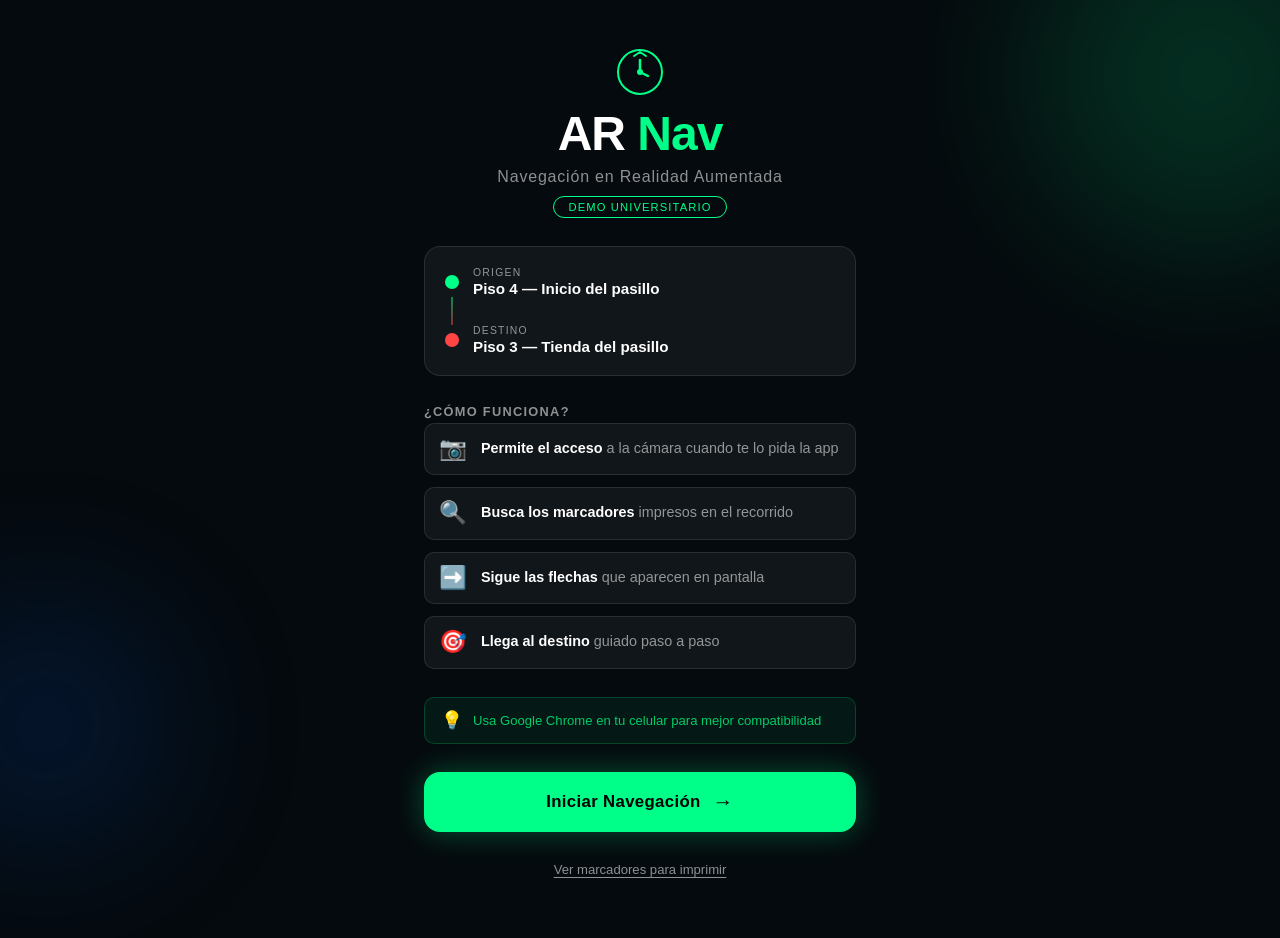
<file: index.html>
<!DOCTYPE html>
<html lang="es">
<head>
  <meta charset="UTF-8" />
  <meta name="viewport" content="width=device-width, initial-scale=1.0, user-scalable=no" />
  <meta name="theme-color" content="#000000" />
  <meta name="apple-mobile-web-app-capable" content="yes" />
  <meta name="apple-mobile-web-app-status-bar-style" content="black-translucent" />
  <title>AR Nav — Orientación Indoor</title>
  <link rel="manifest" href="manifest.json" />
  <link rel="stylesheet" href="css/styles.css" />
  <link rel="icon" href="assets/icons/icon-192.png" />
</head>
<body class="landing">

  <div class="landing__bg">
    <div class="landing__orb landing__orb--1"></div>
    <div class="landing__orb landing__orb--2"></div>
  </div>

  <main class="landing__content">

    <header class="landing__header">
      <div class="landing__logo">
        <svg width="48" height="48" viewBox="0 0 48 48" fill="none" xmlns="http://www.w3.org/2000/svg">
          <circle cx="24" cy="24" r="22" stroke="#00FF88" stroke-width="2"/>
          <path d="M24 12 L24 24 L32 28" stroke="#00FF88" stroke-width="2.5" stroke-linecap="round"/>
          <circle cx="24" cy="24" r="3" fill="#00FF88"/>
          <path d="M18 8 L24 4 L30 8" stroke="#00FF88" stroke-width="2" stroke-linecap="round" stroke-linejoin="round"/>
        </svg>
      </div>
      <h1 class="landing__title">AR <span class="text-accent">Nav</span></h1>
      <p class="landing__subtitle">Navegación en Realidad Aumentada</p>
      <div class="landing__badge">Demo Universitario</div>
    </header>

    <section class="landing__route">
      <div class="route-card">
        <div class="route-point route-point--start">
          <div class="route-dot route-dot--start"></div>
          <div class="route-info">
            <span class="route-label">ORIGEN</span>
            <span class="route-name">Piso 4 — Inicio del pasillo</span>
          </div>
        </div>
        <div class="route-line"></div>
        <div class="route-point route-point--end">
          <div class="route-dot route-dot--end"></div>
          <div class="route-info">
            <span class="route-label">DESTINO</span>
            <span class="route-name">Piso 3 — Tienda del pasillo</span>
          </div>
        </div>
      </div>
    </section>

    <section class="landing__steps">
      <h2 class="steps__title">¿Cómo funciona?</h2>
      <ol class="steps__list">
        <li class="step-item">
          <div class="step-icon">📷</div>
          <div class="step-text">
            <strong>Permite el acceso</strong> a la cámara cuando te lo pida la app
          </div>
        </li>
        <li class="step-item">
          <div class="step-icon">🔍</div>
          <div class="step-text">
            <strong>Busca los marcadores</strong> impresos en el recorrido
          </div>
        </li>
        <li class="step-item">
          <div class="step-icon">➡️</div>
          <div class="step-text">
            <strong>Sigue las flechas</strong> que aparecen en pantalla
          </div>
        </li>
        <li class="step-item">
          <div class="step-icon">🎯</div>
          <div class="step-text">
            <strong>Llega al destino</strong> guiado paso a paso
          </div>
        </li>
      </ol>
    </section>

    <div class="landing__tip">
      <span class="tip-icon">💡</span>
      <span>Usa Google Chrome en tu celular para mejor compatibilidad</span>
    </div>

    <a href="app.html" class="btn-start">
      <span class="btn-start__text">Iniciar Navegación</span>
      <span class="btn-start__arrow">→</span>
    </a>

    <footer class="landing__footer">
      <a href="markers/index.html" class="link-markers">Ver marcadores para imprimir</a>
    </footer>

  </main>

  <script>
    // Registro del Service Worker para PWA
    if ('serviceWorker' in navigator) {
      window.addEventListener('load', () => {
        navigator.serviceWorker.register('/sw.js').catch(() => {});
      });
    }
  </script>
</body>
</html>
</file>
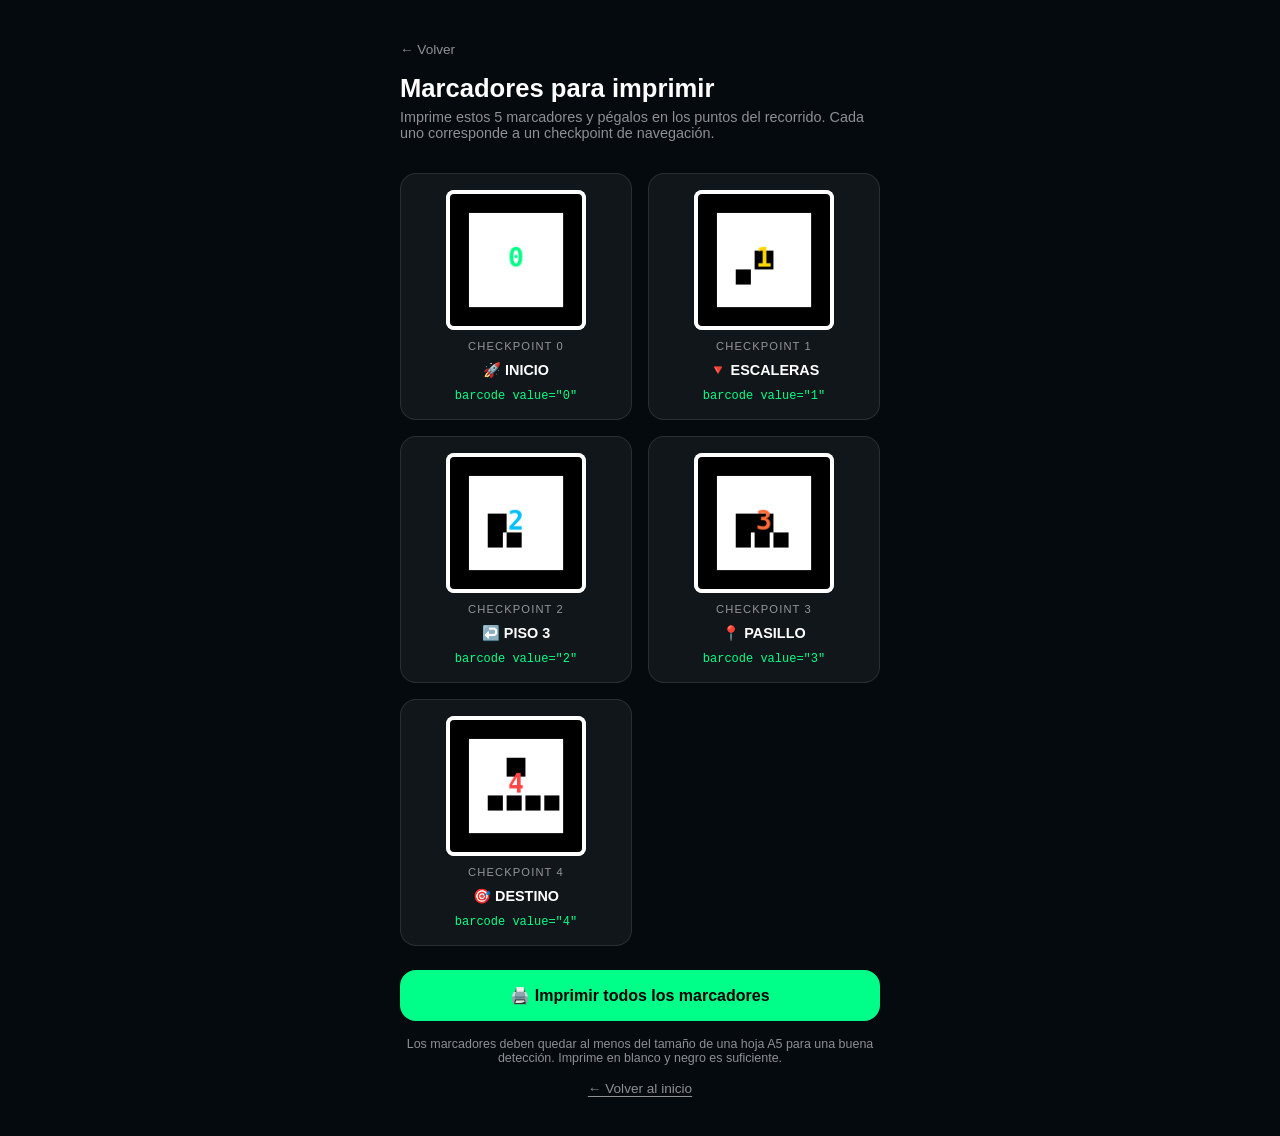
<file: markers/index.html>
<!DOCTYPE html>
<html lang="es">
<head>
  <meta charset="UTF-8" />
  <meta name="viewport" content="width=device-width, initial-scale=1.0" />
  <title>Marcadores AR — Imprimir</title>
  <link rel="stylesheet" href="../css/styles.css" />
  <style>
    body { padding: 32px 20px 48px; max-width: 520px; margin: 0 auto; }
    .marker-img {
      width: 140px;
      height: 140px;
      background: white;
      border-radius: 8px;
      display: flex;
      align-items: center;
      justify-content: center;
      overflow: hidden;
    }
    .marker-img canvas { display: block; }
    @media print {
      .no-print { display: none !important; }
      body { background: white; color: black; padding: 10px; }
      .marker-card { border: 1px solid #ccc; break-inside: avoid; }
      .marker-card .marker-step,
      .marker-card .marker-name { color: black; }
    }
  </style>
</head>
<body class="markers-page">

  <div class="no-print">
    <a href="../index.html" style="color: var(--text-muted); font-size: 0.85rem; text-decoration: none;">← Volver</a>
    <h1 style="margin-top: 16px;">Marcadores para imprimir</h1>
    <p class="subtitle">
      Imprime estos 5 marcadores y pégalos en los puntos del recorrido.
      Cada uno corresponde a un checkpoint de navegación.
    </p>
  </div>

  <div class="marker-grid" id="marker-grid">
    <!-- Generados por JS abajo -->
  </div>

  <button class="markers-print-btn no-print" onclick="window.print()">
    🖨️ Imprimir todos los marcadores
  </button>

  <p class="no-print" style="text-align: center; color: var(--text-muted); font-size: 0.78rem; margin-top: 16px;">
    Los marcadores deben quedar al menos del tamaño de una hoja A5 para una buena detección.
    Imprime en blanco y negro es suficiente.
  </p>

  <a href="../index.html" class="markers-back no-print">← Volver al inicio</a>

  <script>
    /**
     * Genera los marcadores de código de barras 3x3 para AR.js.
     * Cada valor (0-4) se codifica como 6 bits en una grilla de 4x4 celdas
     * dentro de un borde negro, siguiendo el estándar de AR.js matrixCodeType: 3x3.
     *
     * Patrón visual simplificado (compatible con AR.js 3x3):
     *  - Marco negro exterior (2 celdas de ancho)
     *  - Zona interior 4x4 codificada en bits
     *  - Esquina superior izquierda siempre blanca (orientación)
     */

    const CHECKPOINTS = [
      { value: 0, step: 'CHECKPOINT 0', name: 'INICIO',     icon: '🚀', color: '#00FF88' },
      { value: 1, step: 'CHECKPOINT 1', name: 'ESCALERAS',  icon: '🔻', color: '#FFD700' },
      { value: 2, step: 'CHECKPOINT 2', name: 'PISO 3',     icon: '↩️', color: '#00BFFF' },
      { value: 3, step: 'CHECKPOINT 3', name: 'PASILLO',    icon: '📍', color: '#FF6B35' },
      { value: 4, step: 'CHECKPOINT 4', name: 'DESTINO',    icon: '🎯', color: '#FF4444' },
    ];

    // Patrones de bits para los valores 0-4 en una grilla de 3x3 interna
    // Representados como arrays de 6 bits (las 6 celdas codificables del patrón 3x3)
    // Esquema: fila superior [b5 b4 b3] fila inferior [b2 b1 b0]
    // El bit más alto va a la celda top-left (pero esa siempre es blanca para orientación)
    // Estos patrones están mapeados al estándar hamming AR.js 3x3
    const BIT_PATTERNS = {
      0: [0,0,0,0,0,0],
      1: [0,0,0,0,0,1],
      2: [0,0,0,0,1,0],
      3: [0,0,0,0,1,1],
      4: [0,0,0,1,0,0],
    };

    function drawMarker(canvas, value, accentColor) {
      const SIZE = 140;
      const CELLS = 7;       // 7x7 celdas totales (incluye borde de 1 celda)
      const CELL = SIZE / CELLS;

      canvas.width  = SIZE;
      canvas.height = SIZE;
      const ctx = canvas.getContext('2d');

      // Fondo blanco
      ctx.fillStyle = '#FFFFFF';
      ctx.fillRect(0, 0, SIZE, SIZE);

      // Marco negro (borde exterior de 1 celda)
      ctx.fillStyle = '#000000';
      for (let r = 0; r < CELLS; r++) {
        for (let c = 0; c < CELLS; c++) {
          const isBorder = r === 0 || r === CELLS - 1 || c === 0 || c === CELLS - 1;
          if (isBorder) {
            ctx.fillRect(c * CELL, r * CELL, CELL, CELL);
          }
        }
      }

      // Zona interior: 5x5 (celdas 1-5 en fila/col)
      // La celda interior codificada es 3x3 (celdas 2-4)
      const bits = BIT_PATTERNS[value] || [0,0,0,0,0,0];

      // Celda (1,1) = esquina blanca (orientación)
      ctx.fillStyle = '#FFFFFF';
      ctx.fillRect(1 * CELL, 1 * CELL, CELL, CELL);

      // Celdas de datos: posiciones dentro del área 5x5 interior
      // Mapeamos los 6 bits a 6 posiciones de la zona interior
      const dataPositions = [
        [1, 3], [1, 4], // fila 1, cols 3-4
        [2, 2], [2, 3], // fila 2, cols 2-3
        [3, 2], [3, 3], // fila 3, cols 2-3
      ];

      // Interior blanco primero
      for (let r = 1; r <= 5; r++) {
        for (let c = 1; c <= 5; c++) {
          ctx.fillStyle = '#FFFFFF';
          ctx.fillRect(c * CELL, r * CELL, CELL, CELL);
        }
      }

      // Dibujar bits de datos
      bits.forEach((bit, i) => {
        if (bit === 1) {
          const [row, col] = dataPositions[i];
          ctx.fillStyle = '#000000';
          ctx.fillRect(col * CELL, row * CELL, CELL, CELL);
        }
      });

      // Separador de valor numérico (esquina interior)
      // Celda (3,4) y (4,4) negras si value > 0 para diferenciación visual rápida
      if (value > 0) {
        for (let i = 0; i < Math.min(value, 4); i++) {
          ctx.fillStyle = '#000000';
          ctx.fillRect((2 + i) * CELL, 4 * CELL, CELL * 0.8, CELL * 0.8);
        }
      }

      // Número de valor en centro (guía visual humana, no afecta AR)
      ctx.fillStyle = accentColor;
      ctx.font = `bold ${Math.round(CELL * 1.4)}px monospace`;
      ctx.textAlign = 'center';
      ctx.textBaseline = 'middle';
      ctx.fillText(String(value), 3.5 * CELL, 3.5 * CELL);
    }

    // Renderizar todas las tarjetas
    const grid = document.getElementById('marker-grid');

    CHECKPOINTS.forEach(({ value, step, name, icon, color }) => {
      const card = document.createElement('div');
      card.className = 'marker-card';
      card.innerHTML = `
        <div class="marker-img" id="wrap-${value}"></div>
        <div class="marker-step">${step}</div>
        <div class="marker-name">${icon} ${name}</div>
        <div class="marker-value">barcode value="${value}"</div>
      `;
      grid.appendChild(card);

      const canvas = document.createElement('canvas');
      document.getElementById(`wrap-${value}`).appendChild(canvas);
      drawMarker(canvas, value, color);
    });
  </script>

</body>
</html>
</file>
<file: css/styles.css>
/* ═══════════════════════════════════════════
   AR NAV — Estilos globales
   Mobile-first, dark theme, neon green accent
═══════════════════════════════════════════ */

:root {
  --accent:       #00FF88;
  --accent-dim:   #00cc6a;
  --accent-glow:  rgba(0, 255, 136, 0.3);
  --warn:         #FFD700;
  --info:         #00BFFF;
  --danger:       #FF4444;
  --orange:       #FF6B35;
  --bg:           #000000;
  --bg-card:      rgba(255, 255, 255, 0.05);
  --bg-card-border: rgba(255, 255, 255, 0.1);
  --text:         #FFFFFF;
  --text-muted:   rgba(255, 255, 255, 0.55);
  --radius:       16px;
  --radius-sm:    10px;
}

* {
  margin: 0;
  padding: 0;
  box-sizing: border-box;
  -webkit-tap-highlight-color: transparent;
}

html, body {
  width: 100%;
  background: transparent;
  color: var(--text);
  font-family: -apple-system, BlinkMacSystemFont, 'Segoe UI', Roboto, sans-serif;
  -webkit-font-smoothing: antialiased;
}

body {
  height: auto;
  overflow-y: auto;
}

body.ar-view {
  height: 100%;
  overflow: hidden;
  background: transparent !important;
}

/* ── Utilidades ── */
.text-accent { color: var(--accent); }

/* ═══════════════════════════════════════════
   LANDING PAGE
═══════════════════════════════════════════ */
body.landing {
  overflow-y: auto;
  height: auto;
  min-height: 100%;
  background: #050a0e !important;
}

.landing__bg {
  position: fixed;
  inset: 0;
  pointer-events: none;
  z-index: 0;
}

.landing__orb {
  position: absolute;
  border-radius: 50%;
  filter: blur(80px);
  opacity: 0.15;
}

.landing__orb--1 {
  width: 350px;
  height: 350px;
  background: var(--accent);
  top: -100px;
  right: -100px;
}

.landing__orb--2 {
  width: 250px;
  height: 250px;
  background: #0066ff;
  bottom: 50px;
  left: -80px;
}

.landing__content {
  position: relative;
  z-index: 1;
  max-width: 480px;
  margin: 0 auto;
  padding: 48px 24px 40px;
  display: flex;
  flex-direction: column;
  gap: 28px;
  min-height: 100vh;
}

/* Header */
.landing__header {
  display: flex;
  flex-direction: column;
  align-items: center;
  gap: 10px;
  text-align: center;
}

.landing__logo {
  animation: float 3s ease-in-out infinite;
}

@keyframes float {
  0%, 100% { transform: translateY(0); }
  50%       { transform: translateY(-6px); }
}

.landing__title {
  font-size: 3rem;
  font-weight: 800;
  letter-spacing: -1px;
  line-height: 1;
}

.landing__subtitle {
  font-size: 1rem;
  color: var(--text-muted);
  letter-spacing: 0.05em;
}

.landing__badge {
  display: inline-block;
  padding: 4px 14px;
  border: 1px solid var(--accent);
  border-radius: 100px;
  font-size: 0.7rem;
  color: var(--accent);
  letter-spacing: 0.1em;
  text-transform: uppercase;
}

/* Route card */
.route-card {
  background: var(--bg-card);
  border: 1px solid var(--bg-card-border);
  border-radius: var(--radius);
  padding: 20px;
  display: flex;
  flex-direction: column;
  gap: 0;
}

.route-point {
  display: flex;
  align-items: center;
  gap: 14px;
}

.route-dot {
  width: 14px;
  height: 14px;
  border-radius: 50%;
  flex-shrink: 0;
}

.route-dot--start { background: var(--accent); }
.route-dot--end   { background: var(--danger); }

.route-line {
  width: 2px;
  height: 28px;
  background: linear-gradient(to bottom, var(--accent), var(--danger));
  margin-left: 6px;
  opacity: 0.5;
}

.route-info {
  display: flex;
  flex-direction: column;
  gap: 2px;
}

.route-label {
  font-size: 0.65rem;
  color: var(--text-muted);
  letter-spacing: 0.12em;
  text-transform: uppercase;
}

.route-name {
  font-size: 0.95rem;
  font-weight: 600;
}

/* Steps */
.steps__title {
  font-size: 0.8rem;
  color: var(--text-muted);
  letter-spacing: 0.1em;
  text-transform: uppercase;
  margin-bottom: 4px;
}

.steps__list {
  list-style: none;
  display: flex;
  flex-direction: column;
  gap: 12px;
}

.step-item {
  display: flex;
  align-items: flex-start;
  gap: 14px;
  background: var(--bg-card);
  border: 1px solid var(--bg-card-border);
  border-radius: var(--radius-sm);
  padding: 14px;
}

.step-icon {
  font-size: 1.4rem;
  line-height: 1;
  flex-shrink: 0;
}

.step-text {
  font-size: 0.9rem;
  color: var(--text-muted);
  line-height: 1.4;
}

.step-text strong {
  color: var(--text);
}

/* Tip */
.landing__tip {
  display: flex;
  align-items: center;
  gap: 10px;
  background: rgba(0, 255, 136, 0.06);
  border: 1px solid rgba(0, 255, 136, 0.2);
  border-radius: var(--radius-sm);
  padding: 12px 16px;
  font-size: 0.82rem;
  color: var(--accent-dim);
}

.tip-icon { font-size: 1.1rem; }

/* CTA Button */
.btn-start {
  display: flex;
  align-items: center;
  justify-content: center;
  gap: 12px;
  background: var(--accent);
  color: #000;
  font-size: 1.05rem;
  font-weight: 700;
  text-decoration: none;
  border-radius: var(--radius);
  padding: 18px 32px;
  letter-spacing: 0.02em;
  transition: transform 0.15s, box-shadow 0.15s;
  box-shadow: 0 0 30px var(--accent-glow);
}

.btn-start:active {
  transform: scale(0.97);
  box-shadow: 0 0 15px var(--accent-glow);
}

.btn-start__arrow {
  font-size: 1.3rem;
  transition: transform 0.2s;
}

.btn-start:hover .btn-start__arrow {
  transform: translateX(4px);
}

/* Footer */
.landing__footer {
  text-align: center;
  padding-bottom: 20px;
}

.link-markers {
  color: var(--text-muted);
  font-size: 0.82rem;
  text-decoration: underline;
  text-underline-offset: 3px;
}

/* ═══════════════════════════════════════════
   AR VIEW — Pantalla principal de navegación
═══════════════════════════════════════════ */
body.ar-view {
  background: transparent !important;
}

body.ar-view a-scene {
  background: transparent !important;
}

body.ar-view .a-canvas {
  background: transparent !important;
}

/* A-Frame ocupa toda la pantalla */
.a-canvas {
  position: fixed !important;
  top: 0 !important;
  left: 0 !important;
  width: 100vw !important;
  height: 100vh !important;
  display: block !important;
}

a-scene {
  position: fixed;
  top: 0;
  left: 0;
  width: 100vw;
  height: 100vh;
  display: block;
}

a-scene canvas {
  display: block !important;
  width: 100% !important;
  height: 100% !important;
}

/* ── UI Overlay ── */
.ui-overlay {
  position: fixed;
  inset: 0;
  z-index: 999;
  pointer-events: none;
  display: flex;
  flex-direction: column;
  justify-content: space-between;
  padding: 0;
}

.ui-overlay > * {
  pointer-events: all;
}

/* Header con progreso */
.ui-header {
  display: flex;
  align-items: center;
  gap: 12px;
  padding: 48px 16px 16px;
  background: linear-gradient(to bottom, rgba(0,0,0,0.7) 0%, transparent 100%);
}

.btn-back, .btn-help {
  width: 40px;
  height: 40px;
  border-radius: 50%;
  border: 1px solid var(--bg-card-border);
  background: rgba(0,0,0,0.5);
  color: var(--text);
  font-size: 1rem;
  cursor: pointer;
  display: flex;
  align-items: center;
  justify-content: center;
  flex-shrink: 0;
  backdrop-filter: blur(10px);
}

.ui-progress-wrap {
  flex: 1;
  display: flex;
  flex-direction: column;
  gap: 6px;
}

.ui-step-label {
  font-size: 0.75rem;
  color: var(--text-muted);
  text-align: center;
  letter-spacing: 0.05em;
}

.ui-progress-bar {
  height: 4px;
  background: rgba(255,255,255,0.15);
  border-radius: 100px;
  overflow: hidden;
}

.ui-progress-fill {
  height: 100%;
  background: var(--accent);
  border-radius: 100px;
  transition: width 0.6s cubic-bezier(0.4, 0, 0.2, 1);
  box-shadow: 0 0 8px var(--accent-glow);
}

/* Instrucción inferior */
.ui-instruction {
  margin: 0 16px 24px;
  background: rgba(0, 0, 0, 0.75);
  backdrop-filter: blur(16px);
  border: 1px solid var(--bg-card-border);
  border-radius: var(--radius);
  padding: 16px 18px;
  display: flex;
  align-items: center;
  gap: 14px;
  transition: all 0.4s ease;
}

.instruction-icon {
  font-size: 1.8rem;
  flex-shrink: 0;
}

.instruction-text {
  font-size: 0.92rem;
  color: var(--text-muted);
  line-height: 1.45;
}

.instruction-text strong {
  color: var(--text);
  display: block;
  font-size: 1rem;
  margin-bottom: 2px;
}

/* Flecha permanente de dirección */
.ui-direction-arrow {
  position: absolute;
  top: 50%;
  left: 50%;
  transform: translate(-50%, -50%);
  display: none;
  flex-direction: column;
  align-items: center;
  gap: 8px;
  pointer-events: none;
  opacity: 0.7;
  transition: opacity 0.3s ease;
}

.ui-direction-arrow.active {
  display: flex;
  opacity: 0.9;
}

.arrow-symbol {
  font-size: 4rem;
  color: var(--accent);
  line-height: 1;
  animation: bounce-arrow 1s ease infinite;
}

@keyframes bounce-arrow {
  0%, 100% { transform: translateX(0); }
  50% { transform: translateX(8px); }
}

.arrow-label {
  font-size: 0.85rem;
  color: var(--accent);
  background: rgba(0, 255, 136, 0.1);
  padding: 6px 14px;
  border-radius: 100px;
  border: 1px solid rgba(0, 255, 136, 0.3);
  letter-spacing: 0.05em;
}

/* Indicador de detección */
.ui-detection {
  position: absolute;
  top: 50%;
  left: 50%;
  transform: translate(-50%, -50%);
  display: none;
  flex-direction: column;
  align-items: center;
  gap: 12px;
  pointer-events: none;
}

.ui-detection.active {
  display: flex;
}

.detection-pulse {
  width: 70px;
  height: 70px;
  border-radius: 50%;
  border: 3px solid var(--accent);
  animation: pulse-ring 0.8s ease-out forwards;
}

@keyframes pulse-ring {
  0%   { transform: scale(0.8); opacity: 1; }
  100% { transform: scale(1.8); opacity: 0; }
}

#detection-label {
  background: var(--accent);
  color: #000;
  font-size: 0.82rem;
  font-weight: 700;
  padding: 6px 16px;
  border-radius: 100px;
  letter-spacing: 0.05em;
  animation: fadeInUp 0.3s ease;
}

@keyframes fadeInUp {
  from { opacity: 0; transform: translateY(8px); }
  to   { opacity: 1; transform: translateY(0); }
}

/* Panel de llegada */
.ui-arrival {
  position: fixed;
  inset: 0;
  z-index: 9999;
  background: rgba(0, 0, 0, 0.92);
  backdrop-filter: blur(20px);
  display: flex;
  flex-direction: column;
  align-items: center;
  justify-content: center;
  gap: 16px;
  text-align: center;
  padding: 40px;
  animation: fadeIn 0.5s ease;
}

@keyframes fadeIn {
  from { opacity: 0; }
  to   { opacity: 1; }
}

.arrival-emoji {
  font-size: 5rem;
  animation: bounce 1s ease infinite alternate;
}

@keyframes bounce {
  from { transform: translateY(0); }
  to   { transform: translateY(-12px); }
}

.arrival-title {
  font-size: 2.5rem;
  font-weight: 800;
  color: var(--accent);
}

.arrival-subtitle {
  font-size: 1rem;
  color: var(--text-muted);
  max-width: 280px;
}

.btn-restart {
  display: inline-flex;
  align-items: center;
  margin-top: 10px;
  padding: 14px 32px;
  background: var(--accent);
  color: #000;
  font-weight: 700;
  font-size: 1rem;
  text-decoration: none;
  border-radius: var(--radius);
  box-shadow: 0 0 30px var(--accent-glow);
}

/* Modal de ayuda */
.modal-overlay {
  position: fixed;
  inset: 0;
  z-index: 10000;
  background: rgba(0,0,0,0.75);
  backdrop-filter: blur(8px);
  display: flex;
  align-items: flex-end;
  padding: 16px;
}

.modal {
  width: 100%;
  background: #111;
  border: 1px solid var(--bg-card-border);
  border-radius: 24px;
  padding: 28px 24px;
  display: flex;
  flex-direction: column;
  gap: 16px;
  animation: slideUp 0.3s ease;
}

@keyframes slideUp {
  from { transform: translateY(100%); opacity: 0; }
  to   { transform: translateY(0); opacity: 1; }
}

.modal h3 {
  font-size: 1.2rem;
  font-weight: 700;
}

.help-list {
  list-style: none;
  display: flex;
  flex-direction: column;
  gap: 12px;
}

.help-list li {
  font-size: 0.9rem;
  color: var(--text-muted);
  display: flex;
  align-items: flex-start;
  gap: 10px;
}

.btn-close-modal {
  width: 100%;
  padding: 14px;
  background: var(--bg-card);
  border: 1px solid var(--bg-card-border);
  border-radius: var(--radius-sm);
  color: var(--text);
  font-size: 1rem;
  font-weight: 600;
  cursor: pointer;
}

/* ═══════════════════════════════════════════
   MARKERS PAGE
═══════════════════════════════════════════ */
body.markers-page {
  overflow-y: auto;
  height: auto;
  background: #050a0e;
  padding: 40px 20px;
}

.markers-page h1 {
  font-size: 1.6rem;
  font-weight: 800;
  margin-bottom: 6px;
}

.markers-page .subtitle {
  color: var(--text-muted);
  font-size: 0.9rem;
  margin-bottom: 32px;
}

.marker-grid {
  display: grid;
  grid-template-columns: 1fr 1fr;
  gap: 16px;
  max-width: 480px;
  margin: 0 auto;
}

.marker-card {
  background: var(--bg-card);
  border: 1px solid var(--bg-card-border);
  border-radius: var(--radius);
  padding: 16px;
  display: flex;
  flex-direction: column;
  align-items: center;
  gap: 10px;
  text-align: center;
}

.marker-card img,
.marker-card canvas {
  width: 100%;
  max-width: 140px;
  border-radius: 8px;
  background: white;
  padding: 4px;
}

.marker-card .marker-step {
  font-size: 0.7rem;
  color: var(--text-muted);
  letter-spacing: 0.1em;
  text-transform: uppercase;
}

.marker-card .marker-name {
  font-size: 0.9rem;
  font-weight: 700;
}

.marker-card .marker-value {
  font-size: 0.75rem;
  color: var(--accent);
  font-family: monospace;
}

.markers-print-btn {
  display: block;
  width: 100%;
  max-width: 480px;
  margin: 24px auto 0;
  padding: 16px;
  background: var(--accent);
  color: #000;
  font-weight: 700;
  font-size: 1rem;
  text-align: center;
  border-radius: var(--radius);
  cursor: pointer;
  border: none;
  text-decoration: none;
}

.markers-back {
  display: block;
  text-align: center;
  margin-top: 16px;
  color: var(--text-muted);
  font-size: 0.85rem;
  text-decoration: underline;
  text-underline-offset: 3px;
}
</file>
